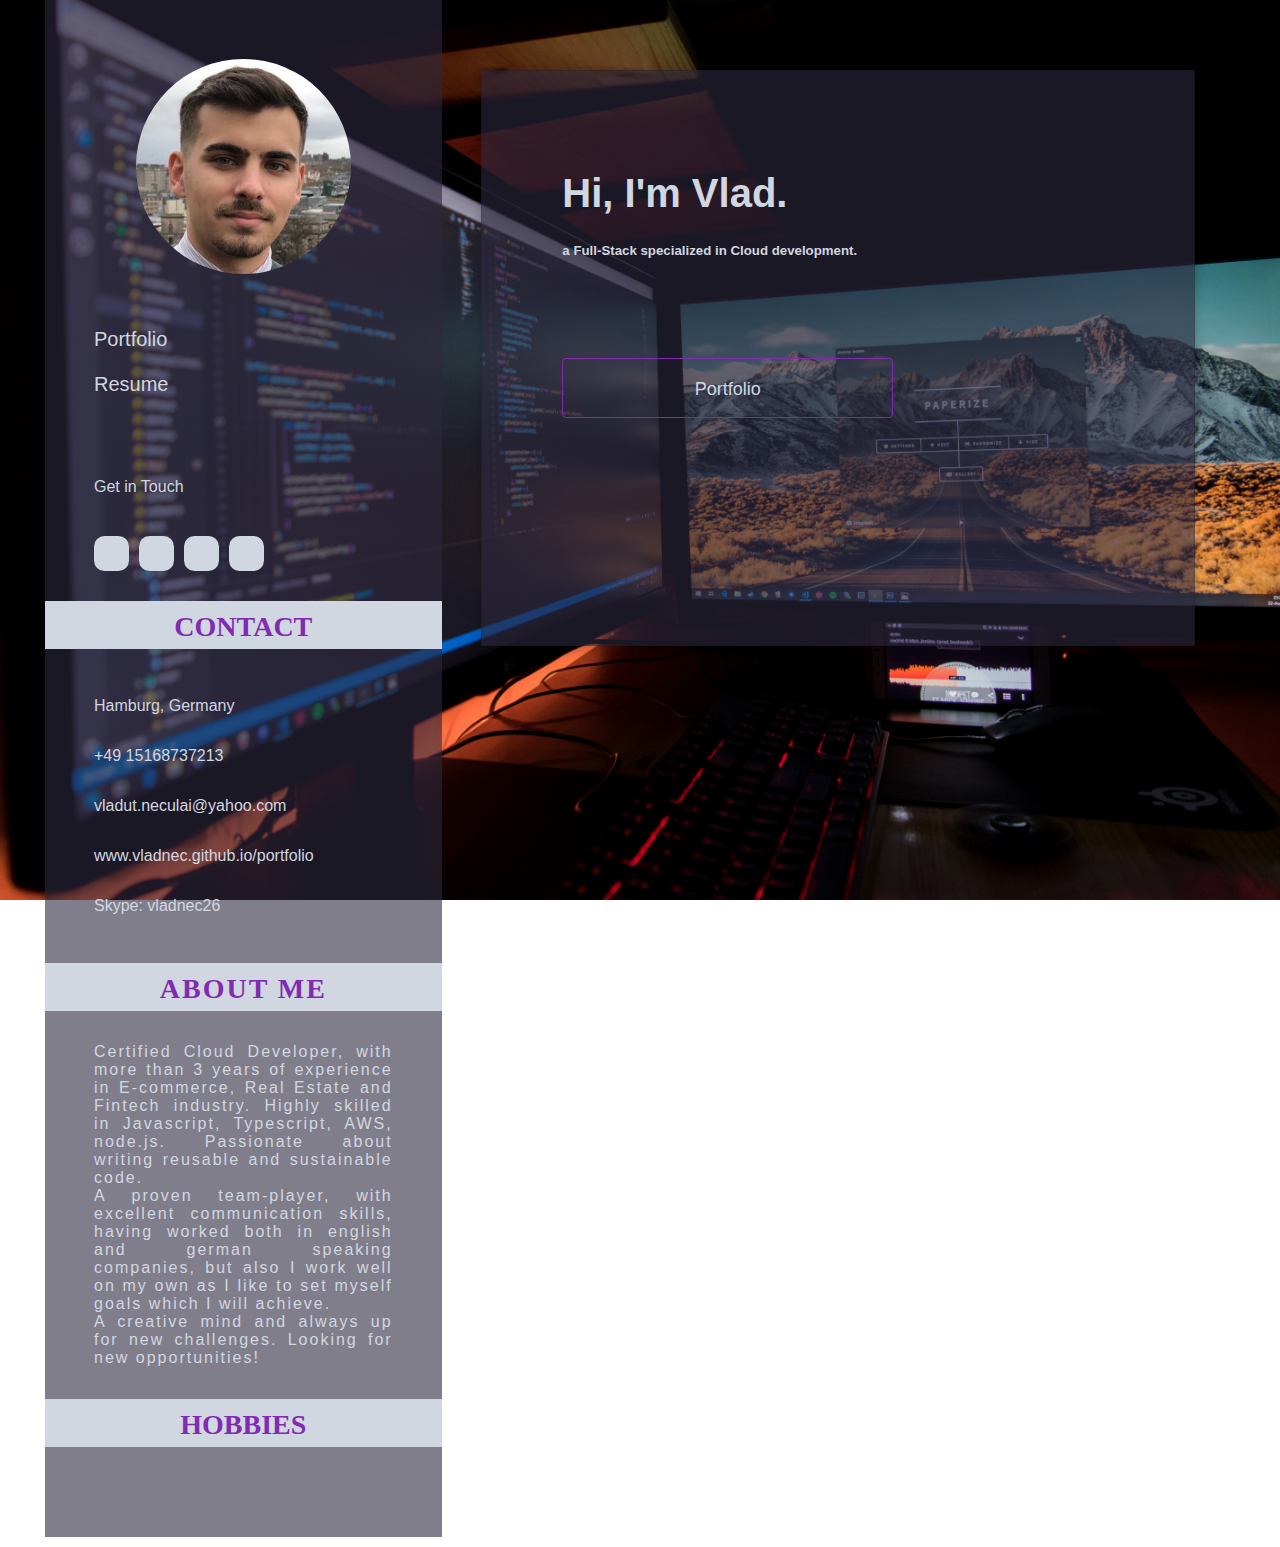
<file: index.html>
<!DOCTYPE html>
<html lang="en">
<head>
	<title>Portfolio</title>
	<meta charset="utf-8">
	<meta name="viewport" content="width=device-width, initial-scale=1">

	<!--  VENDOR  -->

	<link rel="stylesheet" href="https://use.fontawesome.com/releases/v5.6.3/css/all.css" integrity="sha384-UHRtZLI+pbxtHCWp1t77Bi1L4ZtiqrqD80Kn4Z8NTSRyMA2Fd33n5dQ8lWUE00s/" crossorigin="anonymous">
	<link href="https://fonts.googleapis.com/css?family=Roboto+Mono:300,400%7CRoboto:300,400,500" rel="stylesheet">  

	<link rel="icon" href="src/img/favicon.png"> 	                   <!--  FAVICON -->
	<link rel="stylesheet" type="text/css" href="css/style.css">   <!--  CSS     -->
</head>
<body>
		<div class="index-container">
			<div class="side avatar">
				 <a href="index.html"><img src="src/img/profile-pic.jpg" title="Vlad Neculai" alt="Avatar"/></a> 
			</div>  <!-- /avatar -->
			
			<div class="side navbar">
				<label for="toggle">&#9776;</label>
				<input type="checkbox" id="toggle"/>
				<div class="menu">
					<a href="portfolio.html" class="link">Portfolio  </a>
					<a href="resume.html"   class="link">Resume     </a>
				</div>

				<div class="paragraph">Get in Touch</div>
				<div class="media">
					<a class="media-btn" href="mailto:vladut.neculai@yahoo.com" target="_blank"><i class="fas fa-envelope"></i></a>
					<a class="media-btn" href="https://www.linkedin.com/in/vladut-neculai" target="_blank"><i class="fab fa-linkedin"></i></a>
					<a class="media-btn" href="https://github.com/vladnec" target="_blank"><i class="fab fa-github-square"></i></a>
					<a class="media-btn" href="https://www.facebook.com/vlad.neculai" target="_blank"><i class="fab fa-facebook"></i></a>
				</div>
			</div> <!-- /navbar -->
    		
    		<div class="side contact">	
				<div class="bigText">CONTACT</div>
				<div class="margin">
					<p>Hamburg, Germany</p>
					<p>+49 15168737213</p>				
					<p>vladut.neculai@yahoo.com</p>
					<p>www.vladnec.github.io/portfolio</p>
					<p>Skype: vladnec26</p>					
    			</div>
			</div>    <!-- /contact -->	
			
			<div class="side about-me"> 
				<div class="bigText">ABOUT ME</div>
				<div class="margin">
					Certified Cloud Developer, with more than 3 years of experience in E-commerce, Real Estate and Fintech industry. Highly skilled in Javascript, Typescript, AWS, node.js.
					Passionate about writing reusable and sustainable code. </br>
					A proven team-player, with excellent communication skills, having worked both in english and german speaking companies, but also I work well on my own as I like to set myself goals which I will achieve. </br>

					A creative mind and always up for new challenges.
					Looking for new opportunities!
				</div>
			</div>    <!-- /about-me -->					
			
			<div class="side hobbies">
				<div class="bigText">HOBBIES</div>
				<div id="icons">
	    			<i class="fas fa-camera-retro"></i> 	
	    			<i class="fas fa-plane-departure"></i>  
	    			<i class="fas fa-code"></i>
    			</div>	
			</div>    <!--/hobbies -->		
			


<!-- ========INDEX PAGE-->
			<div class="index">
				<div class="header-index">
					<h1>Hi, I'm Vlad.</h1>
					<h5>a Full-Stack specialized in Cloud development. </h5>
				</div>
				<div class="btn-index">
					<a class="btn-effect" href="portfolio.html">Portfolio</a>
				</div>
			</div>

	</div>
</body>
</html>
</file>
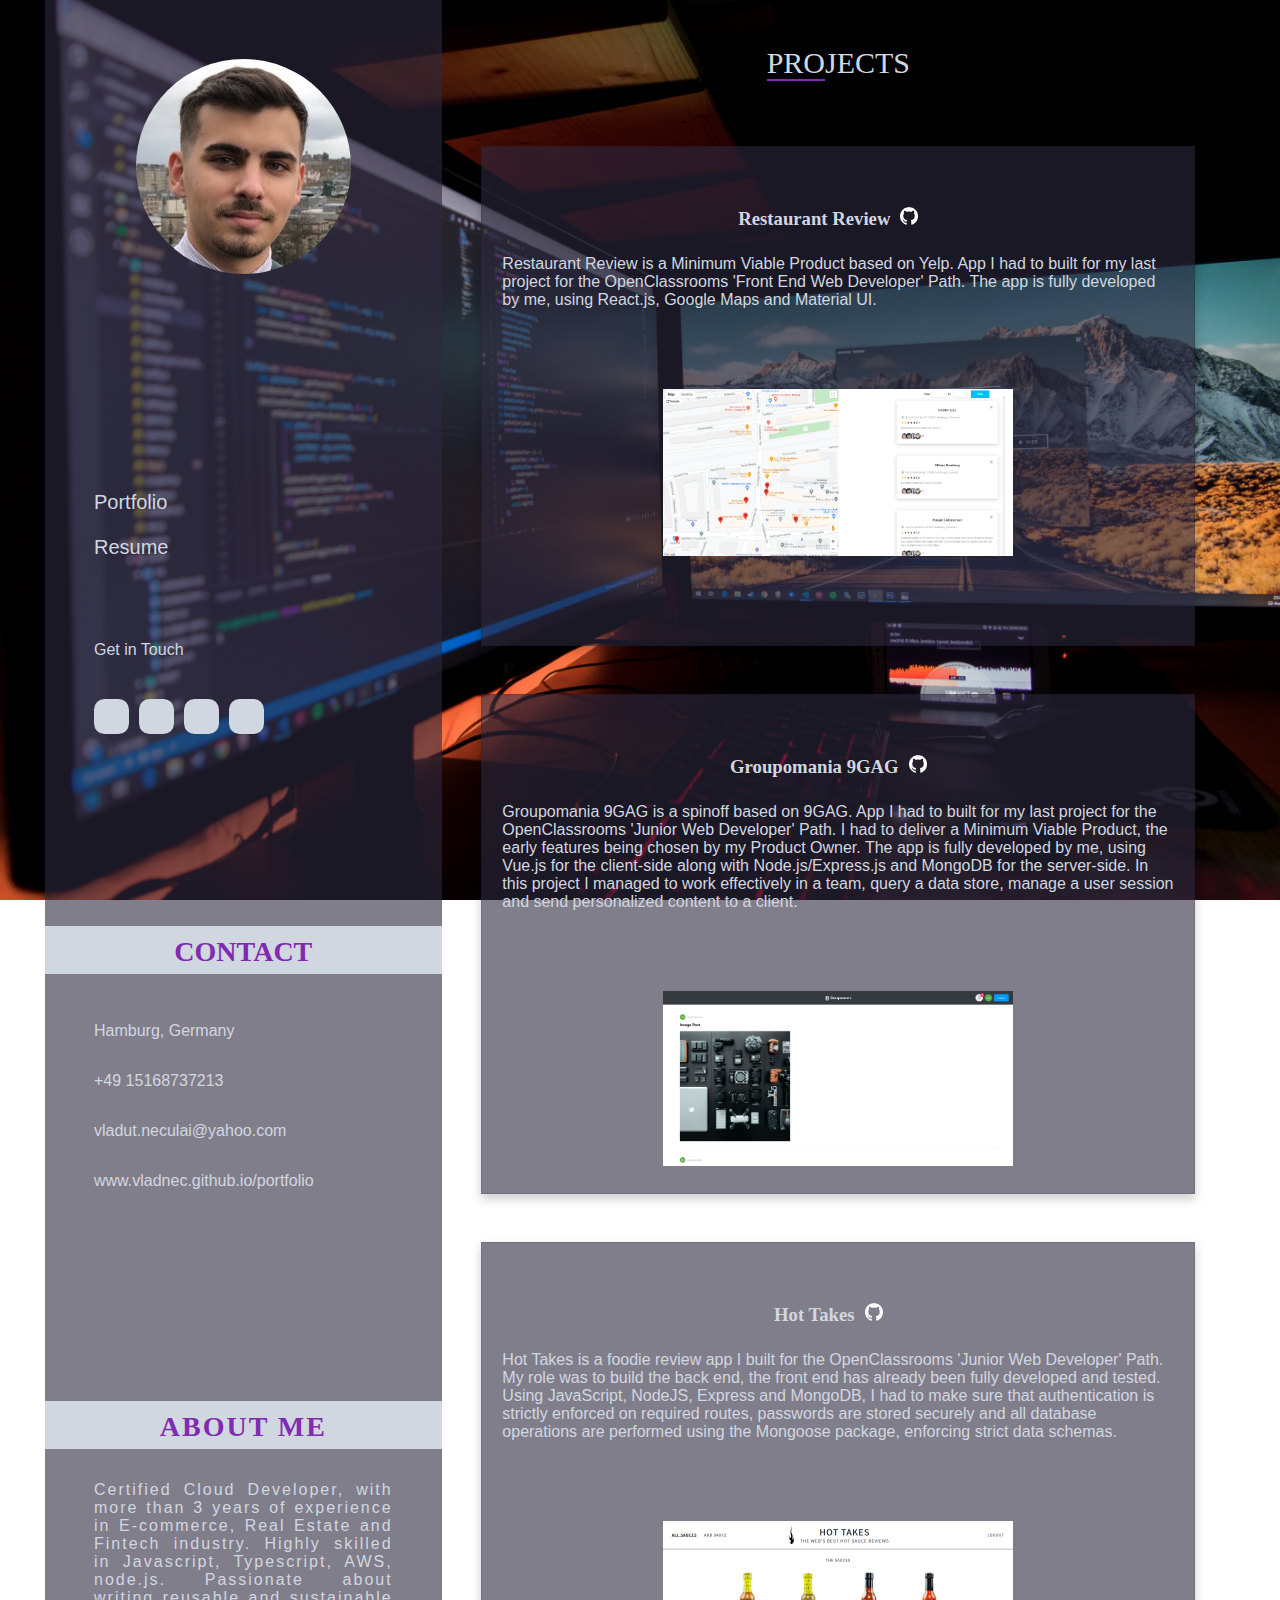
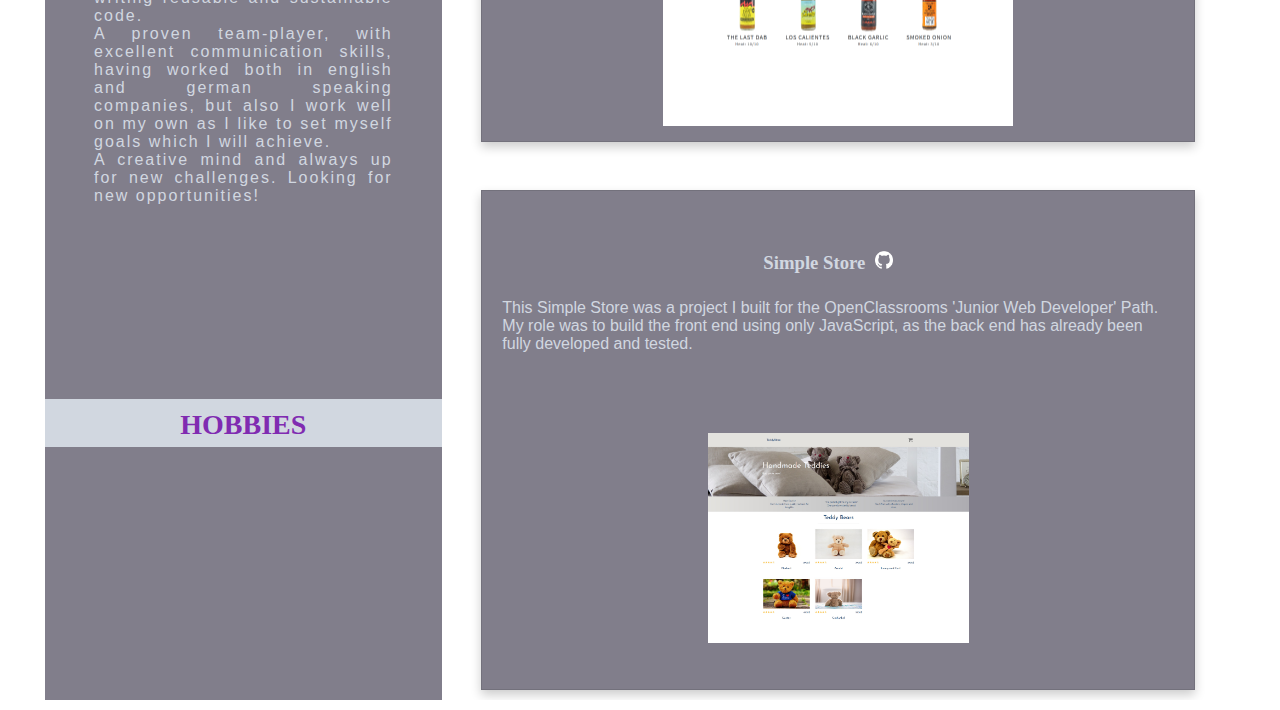
<file: portfolio.html>
<!DOCTYPE html>
<html lang="en">

<head>
	<title>Portfolio</title>
	<meta charset="utf-8">
	<meta name="viewport" content="width=device-width, initial-scale=1">

	<!--  VENDOR  -->

	<link rel="stylesheet" href="https://use.fontawesome.com/releases/v5.6.3/css/all.css"
		integrity="sha384-UHRtZLI+pbxtHCWp1t77Bi1L4ZtiqrqD80Kn4Z8NTSRyMA2Fd33n5dQ8lWUE00s/" crossorigin="anonymous">
	<link href="https://fonts.googleapis.com/css?family=Roboto+Mono:300,400%7CRoboto:300,400,500" rel="stylesheet">

	<link rel="icon" href="src/img/favicon.png"> <!--  FAVICON -->
	<link rel="stylesheet" type="text/css" href="css/style.css"> <!--  CSS     -->
</head>

<body>
	<div class="portfolio-container">
		<div class="side avatar">
			<a href="index.html"><img src="src/img/profile-pic.jpg" title="Vlad Neculai" alt="Avatar" /></a>
		</div> <!-- /avatar -->

		<div class="side navbar">
			<label for="toggle">&#9776;</label>
			<input type="checkbox" id="toggle" />
			<div class="menu">
				<a href="portfolio.html" class="link">Portfolio </a>
				<a href="resume.html" class="link">Resume </a>
			</div>

			<div class="paragraph">Get in Touch</div>
			<div class="media">
				<a class="media-btn" href="mailto:vladut.neculai@yahoo.com" target="_blank"><i class="fas fa-envelope"></i></a>
				<a class="media-btn" href="https://www.linkedin.com/in/vladut-neculai" target="_blank"><i
						class="fab fa-linkedin"></i></a>
				<a class="media-btn" href="https://github.com/vladnec" target="_blank"><i
						class="fab fa-github-square"></i></a>
				<a class="media-btn" href="https://www.facebook.com/vlad.neculai" target="_blank"><i
						class="fab fa-facebook"></i></a>
			</div>
		</div> <!-- /navbar -->

		<div class="side contact">
			<div class="bigText">CONTACT</div>
			<div class="margin">
				<p>Hamburg, Germany</p>
				<p>+49 15168737213</p>
				<p>vladut.neculai@yahoo.com</p>
				<p>www.vladnec.github.io/portfolio</p>
			</div>
		</div> <!-- /contact -->

		<div class="side about-me">
			<div class="bigText">ABOUT ME</div>
			<div class="margin">
				Certified Cloud Developer, with more than 3 years of experience in E-commerce, Real Estate and Fintech industry. Highly skilled in Javascript, Typescript, AWS, node.js.
				Passionate about writing reusable and sustainable code. </br>
				A proven team-player, with excellent communication skills, having worked both in english and german speaking companies, but also I work well on my own as I like to set myself goals which I will achieve. </br>

				A creative mind and always up for new challenges.
				Looking for new opportunities!
			</div>
		</div> <!-- /about-me -->

		<div class="side hobbies">
			<div class="bigText">HOBBIES</div>
			<div id="icons">
				<i class="fas fa-camera-retro"></i>
				<i class="fas fa-plane-departure"></i>
				<i class="fas fa-code"></i>
			</div>
		</div>
		<!--/hobbies -->



		<!-- ========PORTFOLIO -->
		<div class="portfolio">
			<div class="portfolio-title">
				<div><span class="line">PRO</span>JECTS</div>
			</div>
			<div class="project first">
				<div class="project-descr">
					<h3>Restaurant Review<a href="https://github.com/vladnec/restaurant-review"><img
								src="src/img/githubwhite.png" title="git-repo" alt="repo" /></a></h3>
					<p>Restaurant Review is a Minimum Viable Product based on Yelp. App I had to built for my last project for the
						OpenClassrooms 'Front End Web Developer' Path. The app is fully developed by me, using React.js, Google Maps and Material UI. </p>
				</div>
				<div class="project-img">
					<a href="https://github.com/vladnec/restaurant-review""><img src="src/img/restaurant-review.png"
							title="Restaurant Review" alt="Restaurant Review Thumbnail" /></a>
				</div>
			</div>
			<div class="project nextProject">
				<div class="project-descr">
					<h3>Groupomania 9GAG<a href="https://github.com/vladnec/groupomania-9gag"><img
								src="src/img/githubwhite.png" title="git-repo" alt="repo" /></a></h3>
					<p>Groupomania 9GAG is a spinoff based on 9GAG. App I had to built for my last project for the
						OpenClassrooms 'Junior Web Developer' Path. I had to deliver a Minimum Viable Product, the early
						features being chosen by my Product Owner. The app is fully developed by me, using Vue.js for
						the client-side along with Node.js/Express.js and MongoDB for the server-side. In this project I
						managed to work effectively in a team, query a data store, manage a user session and send
						personalized content to a client. </p>
				</div>
				<div class="project-img">
					<a href="https://github.com/vladnec/groupomania-9gag"><img src="src/img/groupomania-postfeed.png"
							title="Groupomania" alt="Groupomania" /></a>
				</div>
			</div>
			<div class="project nextProject">
				<div class="project-descr">
					<h3>Hot Takes<a href="https://github.com/vladnec/Foodie-Review-App"><img
								src="src/img/githubwhite.png" title="git-repo" alt="repo" /></a></h3>
					<p>Hot Takes is a foodie review app I built for the OpenClassrooms 'Junior Web Developer' Path. My
						role was to build the back end, the front end has already been fully developed and tested. Using
						JavaScript, NodeJS, Express and MongoDB, I had to make sure that authentication is strictly
						enforced on required routes, passwords are stored securely and all database operations are
						performed using the Mongoose package, enforcing strict data schemas. </p>
				</div>
				<div class="project-img">
					<a href="https://github.com/vladnec/Foodie-Review-App"><img src="src/img/HotTakes_Mainpage.png"
							title="HotTakes" alt="HotTakes" /></a>
				</div>
			</div>
			<div class="project nextProject">
				<div class="project-descr">
					<h3>Simple Store<a href="https://github.com/vladnec/OC-5thProject"><img
								src="src/img/githubwhite.png" title="git-repo" alt="repo" /></a></h3>
					<p>This Simple Store was a project I built for the OpenClassrooms 'Junior Web Developer' Path. My
						role was to build the front end using only JavaScript, as the back end has already been fully
						developed and tested. </p>
				</div>
				<div class="project-img">
					<a href="https://github.com/vladnec/OC-5thProject"><img src="src/img/simpleStore_MainPage.jpg"
							title="SimpleStore" alt="SimpleStore" /></a>
				</div>
			</div>
		</div> <!-- /portfolio -->
	</div>
</body>

</html>
</file>
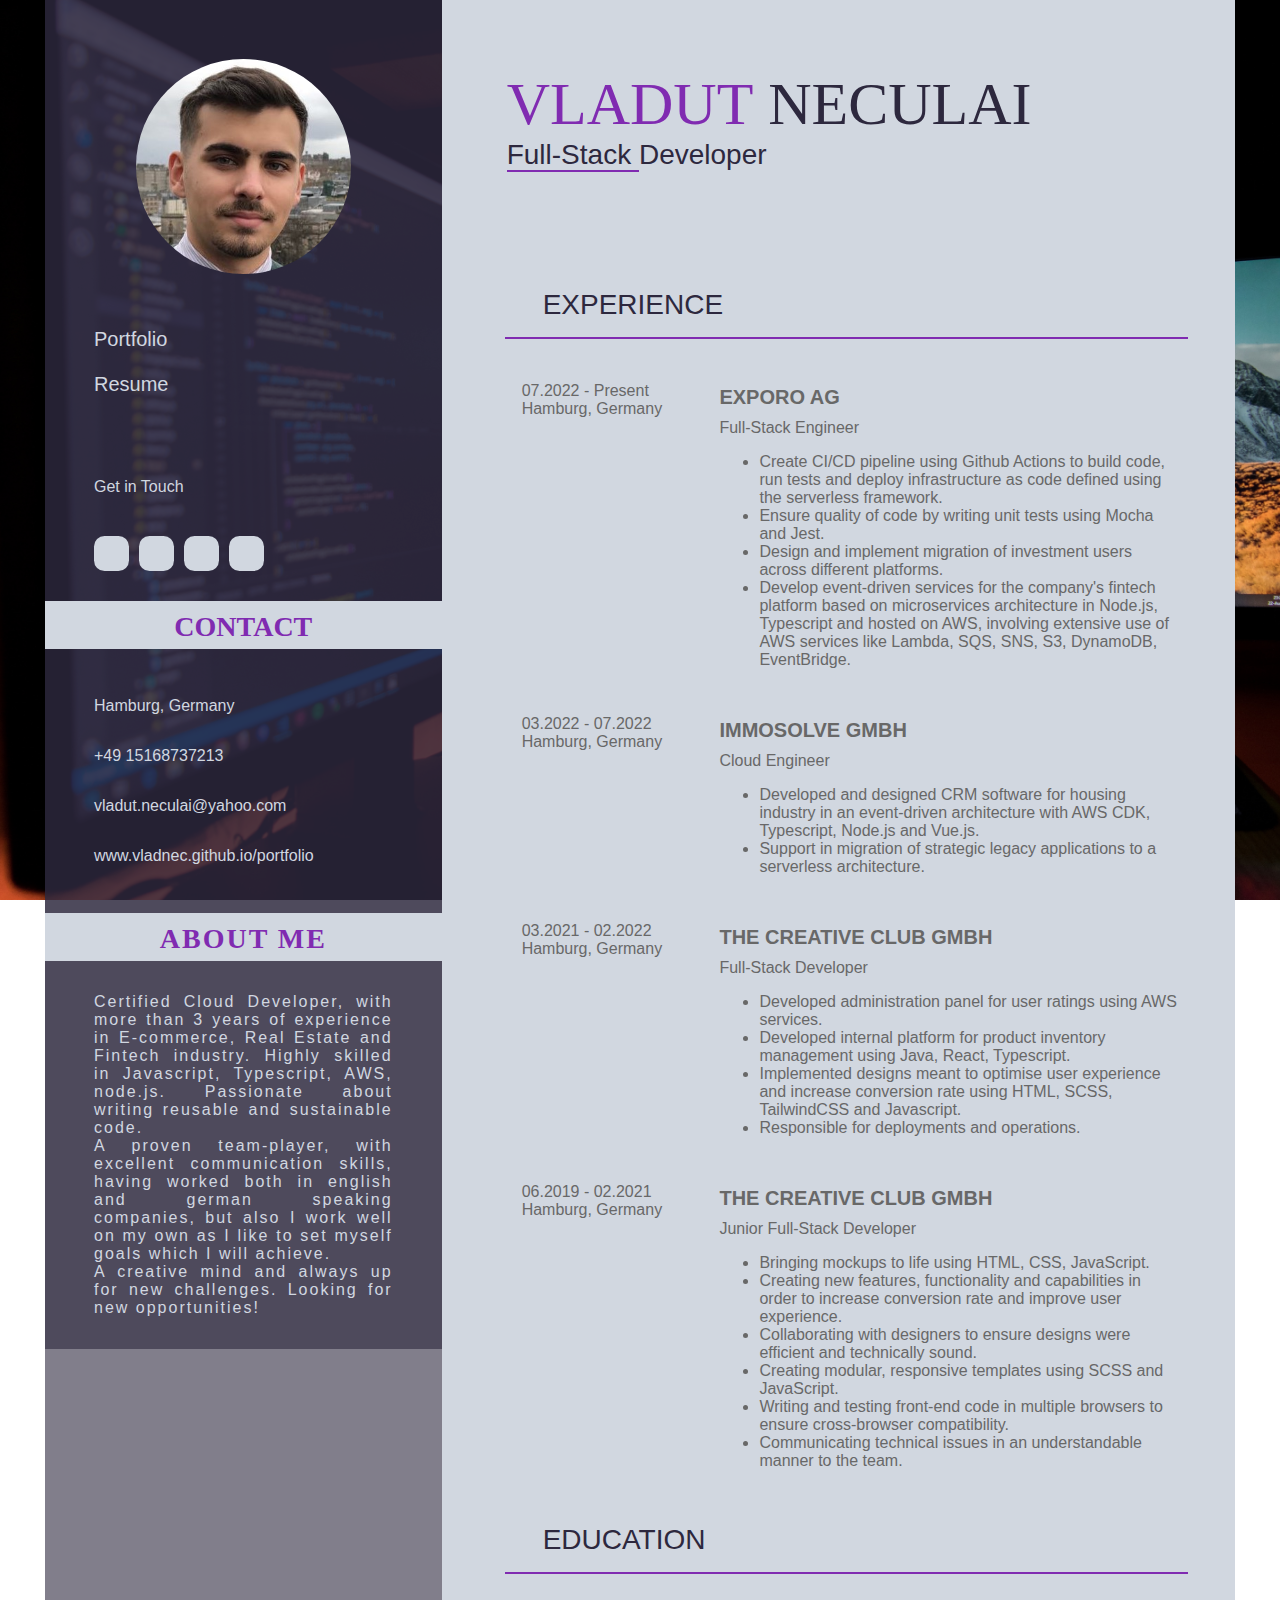
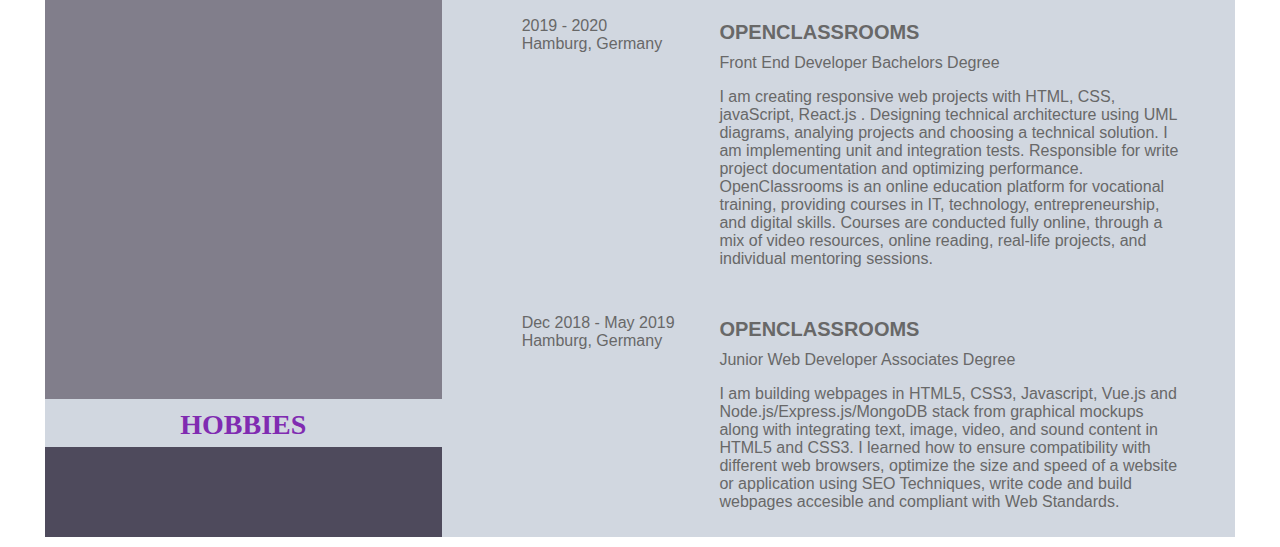
<file: resume.html>
<!DOCTYPE html>
<html lang="en">
<head>
	<title>Resume Vlad Neculai</title>
	<meta charset="utf-8">
	<meta name="viewport" content="width=device-width, initial-scale=1">

	<!--  VENDOR  -->

	<link rel="stylesheet" href="https://use.fontawesome.com/releases/v5.6.3/css/all.css" integrity="sha384-UHRtZLI+pbxtHCWp1t77Bi1L4ZtiqrqD80Kn4Z8NTSRyMA2Fd33n5dQ8lWUE00s/" crossorigin="anonymous">
	<link href="https://fonts.googleapis.com/css?family=Roboto+Mono:300,400%7CRoboto:300,400,500" rel="stylesheet">  

	<link rel="icon" href="src/img/favicon.png"> 	                   <!--  FAVICON -->
	<link rel="stylesheet" type="text/css" href="css/style.css">   <!--  CSS     -->
</head>
<body>
		<div class="resume-container">
			<div class="side avatar">
				 <a href="index.html"><img src="src/img/profile-pic.jpg" title="Vlad Neculai" alt="Avatar"/></a> 
			</div>  <!-- /avatar -->
			
			<div class="side navbar">
				<label for="toggle">&#9776;</label>
				<input type="checkbox" id="toggle"/>
				<div class="menu">
					<a href="portfolio.html" class="link">Portfolio  </a>
					<a href="resume.html"  class="link">Resume         </a>
				</div>

				<div class="paragraph">Get in Touch</div>
				<div class="media">
					<a class="media-btn" href="mailto:vladut.neculai@yahoo.com" target="_blank"><i class="fas fa-envelope"></i></a>
					<a class="media-btn" href="https://www.linkedin.com/in/vladut-neculai" target="_blank"><i class="fab fa-linkedin"></i></a>
					<a class="media-btn" href="https://github.com/vladnec" target="_blank"><i class="fab fa-github-square"></i></a>
					<a class="media-btn" href="https://www.facebook.com/vlad.neculai" target="_blank"><i class="fab fa-facebook"></i></a>
				</div>
			</div> <!-- /navbar -->
    		
    		<div class="side contact">	
				<div class="bigText">CONTACT</div>
				<div class="margin">
					<p>Hamburg, Germany</p>
					<p>+49 15168737213</p>				
					<p>vladut.neculai@yahoo.com</p>
					<p>www.vladnec.github.io/portfolio</p>
    			</div>
			</div>    <!-- /contact -->	
			
			<div class="side about-me"> 
				<div class="bigText">ABOUT ME</div>
				<div class="margin">
					Certified Cloud Developer, with more than 3 years of experience in E-commerce, Real Estate and Fintech industry. Highly skilled in Javascript, Typescript, AWS, node.js.
					Passionate about writing reusable and sustainable code. </br>
					A proven team-player, with excellent communication skills, having worked both in english and german speaking companies, but also I work well on my own as I like to set myself goals which I will achieve. </br>

					A creative mind and always up for new challenges.
					Looking for new opportunities!
				</div>
			</div>    <!-- /about-me -->					
			<div class="side hobbies">
				<div class="bigText">HOBBIES</div>
				<div id="icons">
	    			<i class="fas fa-camera-retro"></i> 	
	    			<i class="fas fa-plane-departure"></i>  
	    			<i class="fas fa-code"></i>
    			</div>	
			</div>    <!--hobbies -->		
			
			<div class="resume-main">
				<div class="main title">
					<div id="bigTitle"><span class="specialTitle">VLADUT</span> NECULAI</div>
					<div id="smallTitle"><span class="line">Full-Stack </span> Developer</div>
				</div>    <!-- /title -->
				
				<div class="main experience">
					<h3><i class="fas fa-university bigIcon"></i>EXPERIENCE</h3>
					<hr class="line">
					<div class="row">
						<div class="col-sm">
							<i class="far fa-dot-circle"></i>
							<ul class="year">
								<li>07.2022 - Present</li>
								<li>Hamburg, Germany</li>
							</ul>
						</div>
						<div class="col-lg">
							<h5>Exporo AG</h5>
							<p>Full-Stack Engineer</p>
							<ul>
								<li>Create CI/CD pipeline using Github Actions to build code, run tests and deploy infrastructure as code defined using the serverless framework.</li>
								<li>Ensure quality of code by writing unit tests using Mocha and Jest.</li>
								<li>Design and implement migration of investment users across different platforms.</li>
								<li>Develop event-driven services for the company's fintech platform based on microservices architecture in Node.js, Typescript and hosted on AWS, involving extensive use of AWS services like Lambda, SQS, SNS, S3, DynamoDB, EventBridge.</li>
							</ul>
						</div>

					</div>
					<div class="row">
						<div class="col-sm">
							<i class="far fa-dot-circle"></i>
							<ul class="year">
								<li>03.2022 - 07.2022</li>
								<li>Hamburg, Germany</li>
							</ul>
						</div>
						<div class="col-lg">
							<h5>Immosolve GmbH</h5>
							<p>Cloud Engineer</p>
							<ul>
								<li>Developed and designed CRM software for housing industry in an event-driven architecture with AWS CDK, Typescript, Node.js and Vue.js.</li>
								<li>Support in migration of strategic legacy applications to a serverless architecture.</li>
							</ul>
						</div>

					</div>
					<div class="row">
						<div class="col-sm">
						<i class="far fa-dot-circle"></i>
						<ul class="year">
							<li>03.2021 - 02.2022</li>
							<li>Hamburg, Germany</li>
						</ul>
					</div>
					<div class="col-lg">
						<h5>The Creative Club GmbH</h5>
						<p>Full-Stack Developer</p>
						<ul>
							<li>Developed administration panel for user ratings using AWS services.</li>
							<li>Developed internal platform for product inventory management using Java, React, Typescript.</li>
							<li>Implemented designs meant to optimise user experience and increase conversion rate using HTML, SCSS, TailwindCSS and Javascript.</li>
							<li>Responsible for deployments and operations.</li>
						</ul>
					</div>

				</div>
					<div class="row">
						<div class="col-sm">
							<i class="far fa-dot-circle"></i>
							<ul class="year">
								<li>06.2019 - 02.2021</li>
								<li>Hamburg, Germany</li>
							</ul>
						</div>
						<div class="col-lg">
							<h5>The Creative Club GmbH</h5>
							<p>Junior Full-Stack Developer</p>
							<ul>
								<li>Bringing mockups to life using HTML, CSS, JavaScript.</li>
								<li>Creating new features, functionality and capabilities in order to increase conversion rate and improve user experience.</li>
								<li>Collaborating with designers to ensure designs were efficient and technically sound.
								<li>Creating modular, responsive templates using SCSS and JavaScript.</li>
								<li>Writing and testing front-end code in multiple browsers to ensure cross-browser compatibility.</li>
								<li>Communicating technical issues in an understandable manner to the team.</li>
							</ul>
						</div>

					</div>    <!-- /experience -->
				<div class="main education">
					<h3><i class="fas fa-user-graduate bigIcon"></i>EDUCATION</h3>
					<hr class="line">
					<div class="row">						
						<div class="col-sm past">
							<i class="fas fa-circle"></i>
							<ul class="year">
								<li>2019 - 2020</li>
								<li>Hamburg, Germany</li>
							</ul>
						</div>
						<div class="col-lg">
							<h5>OPENCLASSROOMS</h5>
							<p>Front End Developer Bachelors Degree</p>
							<p>I am creating responsive web projects with HTML, CSS, javaScript, React.js . Designing technical architecture using UML diagrams, analying projects and choosing a technical solution. I am implementing unit and integration tests. Responsible for write project documentation and optimizing performance.
								OpenClassrooms is an online education platform for vocational training, providing courses in IT, technology, entrepreneurship, and digital skills. Courses are conducted fully online, through a mix of video resources, online reading, real-life projects, and individual mentoring sessions. </p>
						</div>
					</div> <!-- /row -->
					<div class="row">
						<div class="col-sm">
							<i class="far fa-dot-circle"></i>
							<ul class="year">
								<li>Dec 2018 - May 2019</li>
								<li>Hamburg, Germany</li>
							</ul>
						</div>
						<div class="col-lg">
							<h5>OPENCLASSROOMS</h5>
							<p>Junior Web Developer Associates Degree</p>
							<p>I am building webpages in HTML5, CSS3, Javascript, Vue.js and Node.js/Express.js/MongoDB stack from graphical mockups along with integrating text, image, video, and sound content in HTML5 and CSS3. I learned how to ensure compatibility with different web browsers, optimize the size and speed of a website or application using SEO Techniques, write code and build webpages accesible and compliant with Web Standards.</p>
						</div>
					</div>  <!-- /row -->

				</div>

			</div>
		
	</div>
</body>
</html>
</file>
<file: css/style.css>
* {
  box-sizing: border-box; }

html {
  background: url(../src/img/cover.jpg) no-repeat center center fixed;
  -webkit-background-size: cover;
  -moz-background-size: cover;
  -o-background-size: cover;
  background-size: cover; }

body {
  margin: 0;
  padding: 0; }

.side, .education, .row, .row-m, .index-container, .index, .index .header-index {
  font-family: Lusitana, sans-serif;
  font-size: 16px; }

.contact .margin, .title {
  display: flex;
  flex-direction: column; }

.write-me, .portfolio .project, .index {
  background-color: rgba(45, 40, 62, 0.6);
  animation: fadeIn 1s linear;
  box-shadow: 0 5px 10px rgba(0, 0, 0, 0.2);
  border: 1px solid rgba(0, 0, 0, 0.1);
  overflow: hidden; }

.resume-container, .contact-container, .portfolio-container, .index-container {
  max-width: 1190px;
  margin: -10px auto;
  display: grid;
  grid-template-columns: 1fr 2fr; }

.resume-container {
  grid-template-areas: "avatar resume-main" "navbar resume-main" "contact resume-main" "about-me resume-main" ". resume-main" "hobbies resume-main";
  background-color: rgba(45, 40, 62, 0.6); }

.margin {
  margin: 32px 49px;
  text-align: justify; }

/* ===sidebar */
.side {
  background-color: rgba(45, 40, 62, 0.6);
  color: #d1d7e0;
  font-weight: 400; }

.avatar {
  grid-area: avatar;
  display: flex;
  justify-content: center; }
  .avatar img {
    border-radius: 50%;
    margin-top: 69px;
    height: 215px;
    width: 215px; }

/* ===navbar */
.navbar label {
  font-size: 26px;
  line-height: 70px;
  display: none; }
.navbar .menu {
  margin-top: 30px;
  margin-left: 49px;
  display: inline-block; }
  .navbar .menu a {
    font-size: 20px;
    margin-top: 20px;
    text-decoration: none;
    display: block;
    color: #d1d7e0; }
  .navbar .menu .link::after {
    content: '';
    display: block;
    width: 0;
    height: 2px;
    background: #d1d7e0;
    transition: width 0.3s; }
  .navbar .menu .link:hover::after {
    width: 100%;
    transition: width .3s; }
.navbar #toggle {
  display: none; }
.navbar .paragraph {
  margin-left: 49px;
  margin-top: 80px; }

/*====social icons*/
.media {
  display: flex;
  text-align: center;
  margin: 40px 0 30px 39px; }

.media-btn {
  text-decoration: none;
  display: inline-block;
  width: 35px;
  height: 35px;
  background: #d1d7e0;
  margin-left: 10px;
  border-radius: 30%;
  color: #802bb1;
  overflow: hidden;
  position: relative; }

.media-btn i {
  line-height: 35px;
  font-size: 12px;
  transition: 0.2s linear; }

.media-btn:hover i {
  transform: scale(1.3);
  color: #d1d7e0; }

.media-btn::before {
  content: "";
  position: absolute;
  width: 120%;
  height: 120%;
  background: #802bb1;
  transform: rotate(45deg);
  left: -110%;
  top: 90%; }

.media-btn:hover::before {
  animation: pop 0.7s 1;
  top: -10%;
  left: -10%; }

/*  ===contact  */
.contact {
  grid-area: contact; }
  .contact .margin {
    justify-content: center; }

.bigText {
  color: #802bb1;
  font-family: Raleway, serif;
  background-color: #d1d7e0;
  margin-top: 0;
  font-size: 28px;
  font-weight: 600;
  text-align: center;
  height: 48px;
  padding-top: 10px; }

.about-me {
  grid-area: about-me;
  letter-spacing: 2px; }

.hobbies {
  grid-area: hobbies; }
  .hobbies #icons {
    display: flex;
    justify-content: center;
    align-items: center;
    font-size: 30px; }
    .hobbies #icons i {
      margin-top: 30px;
      padding: 30px; }

/* == RESUME SECTION == */
.resume-main {
  grid-area: resume-main;
  display: grid;
  grid-template-areas: "title" "education" "experience" "references";
  animation: fadeIn 1s linear; }

.main {
  background-color: #d1d7e0; }
  .main h3 {
    font-family: Lusitana, sans-serif;
    color: #2d283e;
    font-size: 28px;
    font-weight: 500;
    margin-bottom: -9px; }
  .main .bigIcon {
    color: #802bb1;
    font-size: 39px;
    margin: 0 36px 0 65px; }
  .main hr {
    margin: 23px 47px 23px 63px;
    display: block;
    height: 1px;
    border: 0;
    border-top: 2px solid #802bb1;
    padding: 0; }

.title {
  grid-area: title;
  justify-content: center;
  padding-top: 80px;
  padding-bottom: 80px; }
  .title #bigTitle {
    font-family: Raleway, serif;
    font-size: 60px;
    font-weight: 400;
    color: #2d283e;
    margin-left: 65px; }
    .title #bigTitle .specialTitle {
      font-weight: 500;
      color: #802bb1; }
  .title #smallTitle {
    font-size: 28px;
    font-weight: 700;
    color: #2d283e;
    font-family: Lusitana, sans-serif;
    font-weight: 400;
    margin-left: 65px; }

.line {
  border-bottom: 2px solid #802bb1; }

.education {
  grid-area: education; }

.experience {
  grid-area: experience; }

.references {
  grid-area: references;
  padding-bottom: 10px; }

.row {
  display: grid;
  grid-template-columns: 1fr 2fr;
  grid-template-areas: "col-sm col-lg";
  grid-column-gap: 20px;
  color: #2d283e;
  margin-bottom: 10px; }
  .row .col-sm {
    display: flex;
    align-items: baseline;
    margin-top: 4px;
    color: #686868; }
    .row .col-sm ul {
      list-style-type: none;
      padding-left: 17px; }
    .row .col-sm .fa-dot-circle {
      color: #802bb1;
      font-size: 16px;
      margin-left: 63px; }
    .row .col-sm .fa-circle {
      color: #802bb1;
      font-size: 10px;
      margin-left: 63px; }
  .row .col-lg {
    margin: 0 35px 0 0;
    color: #686868;
    padding-right: 19px; }
    .row .col-lg p {
      margin-top: 10px; }
    .row .col-lg h5 {
      font-weight: bold;
      text-transform: uppercase;
      font-size: 20px;
      margin-top: 24px;
      margin-bottom: 0px;
      padding-bottom: 0px; }

.row-m {
  display: grid;
  grid-template-columns: 330px 330px;
  grid-column-gap: 36px; }
  .row-m .col-m {
    margin: 11px 0 0 25px;
    color: #686868;
    text-align: left; }
    .row-m .col-m ul {
      list-style: none;
      margin: 0;
      text-align: justify;
      line-height: 1.5; }

/* ====Contact Section  */
.contact-container {
  grid-template-areas: "avatar write-me" "navbar write-me" "contact write-me" "about-me write-me" "hobbies write-me"; }

.write-me {
  margin: 69px auto;
  width: 60%;
  grid-area: write-me;
  padding: 40px;
  height: 560px; }
  .write-me p {
    width: 100%;
    text-align: center;
    padding: 0;
    color: #802bb1; }
  .write-me input {
    color: #d1d7e0;
    padding: 10px 0;
    margin-bottom: 30px;
    background: rgba(0, 0, 0, 0); }
  .write-me textarea {
    color: #d1d7e0;
    height: 120px;
    padding: 10px 0;
    margin-bottom: 40px;
    background: rgba(0, 0, 0, 0);
    resize: none; }
  .write-me input, .write-me textarea {
    width: 100%;
    box-shadow: none;
    outline: none;
    border: none;
    border-bottom: 2px solid #999; }
  .write-me form div {
    position: relative; }
    .write-me form div label {
      position: absolute;
      top: 10px;
      left: 0;
      color: #d1d7e0;
      transition: .5s;
      pointer-events: none; }

.write-me input:focus ~ label,
.write-me textarea:focus ~ label,
.write-me input:valid ~ label,
.write-me textarea:valid ~ label {
  top: -12px;
  left: 0;
  color: #802bb1;
  font-size: 12px;
  font-weight: bold; }

.write-me input:focus,
.write-me textarea:focus,
.write-me input:valid,
.write-me textarea:valid {
  border-bottom: 2px solid #802bb1; }

.btn-effect {
  position: relative;
  background: rgba(0, 0, 0, 0);
  color: #d1d7e0;
  width: 100%;
  height: 60px;
  border: 1px solid #802bb1;
  font-size: 18px;
  border-radius: 4px;
  transition: .6s;
  margin-top: -8px;
  overflow: hidden; }

.btn-effect:focus {
  outline: none; }

.btn-effect::before {
  content: '';
  display: block;
  position: absolute;
  background: rgba(255, 255, 255, 0.5);
  width: 80px;
  height: 100%;
  left: 0;
  top: 0;
  opacity: .5;
  filter: blur(30px);
  transform: translateX(-130px) skewX(-15deg); }

.btn-effect::after {
  content: '';
  display: block;
  position: absolute;
  background: rgba(255, 255, 255, 0.2);
  width: 30px;
  height: 100%;
  left: 30px;
  top: 0;
  opacity: 0;
  filter: blur(30px);
  transform: translate(-100px) scaleX(-15); }

.btn-effect:hover {
  background: #802bb1;
  cursor: pointer; }

.btn-effect:hover:before {
  transform: translateX(300px) skewX(-15deg);
  opacity: .6;
  transition: .7s; }

.btn-effect:hover:after {
  transform: translateX(300px) skewX(-15deg);
  opacity: 1;
  transition: .7s; }

/* ==== Portfolio Page */
.portfolio-container {
  grid-template-areas: "avatar portfolio" "navbar portfolio" "contact portfolio" "about-me portfolio" "hobbies portfolio"; }

.portfolio {
  grid-area: portfolio;
  color: #d1d7e0; }
  .portfolio .portfolio-title {
    text-align: center;
    font-size: 30px;
    margin: 56px auto; }
  .portfolio .first {
    margin: 66px auto 10px auto; }
  .portfolio .nextProject {
    margin: 48px auto 10px; }
  .portfolio .project {
    padding: 20px;
    width: 90%;
    height: 500px; }
    .portfolio .project .project-descr h3 {
      text-align: center;
      margin: 40px 20px 25px 0; }
      .portfolio .project .project-descr h3 a img {
        margin-left: 10px;
        color: #000;
        width: 18px;
        height: 18px; }
    .portfolio .project .project-descr p {
      color: #d1d7e0;
      font-family:Lusitana, sans-serif; }
    .portfolio .project .project-img {
      width: 350px;
      margin: 40px auto;
      height: 250px;
      text-align: center;
      overflow: hidden; }
      .portfolio .project .project-img img {
        margin-top: 40px;
        max-width: 100%;
        max-height: 100%;
        transition: 0.75s; }
      .portfolio .project .project-img :hover img {
        transform: scale(1.2); }

/*=====Index Page */
.index-container {
  grid-template-areas: "avatar index" "navbar index" "contact index" "about-me index" "hobbies index"; }

.index {
  grid-area: index;
  width: 90%;
  height: 576px;
  margin: 80px auto; }
  .index .header-index {
    margin: 100px 30px 80px 80px;
    color: #d1d7e0; }
    .index .header-index h1 {
      font-size: 40px; }
    .index .header-index h4 {
      font-size: 25px; }
  .index .btn-index {
    margin: 100px 30px 80px 80px;
    animation: fadeIn 1s linear; }
    .index .btn-index a {
      text-decoration: none;
      text-align: center;
      display: block;
      background: rgba(0, 0, 0, 0);
      color: #d1d7e0;
      padding: 20px;
      width: 55%;
      height: 60px;
      margin: 40px 0 10px 0;
      border: 1px solid #802bb1;
      font-size: 18px;
      border-radius: 4px;
      transition: .6s;
      overflow: hidden; }
    .index .btn-index a:hover {
      background: #802bb1;
      cursor: pointer; }

@media only screen and (max-width: 800px) {
  .portfolio-container,
  .index-container,
  .resume-container,
  .contact-container {
    display: flex;
    flex-direction: column; }

  /*== index page*/
  .index-container .index .btn-index a {
    width: 80%;
    border-radius: 4px;
    font-size: 1em;
    font-family: Lusitana, sans-serif; }

  /*= contact page*/
  .contact-container .write-me {
    margin: 0;
    width: 100%; }
    .contact-container .write-me form div input,
    .contact-container .write-me form div textarea {
      width: 100%; }
    .contact-container .write-me .btn-effect {
      width: 100%; }

  /*resume page*/
  .main h3 {
    font-size: 20px; }
    .main h3 .bigIcon {
      font-size: 20px; }

  .navbar label {
    text-align-last: right;
    padding-right: 10px;
    display: block;
    cursor: pointer; }
  .navbar .paragraph {
    display: none; }
  .navbar .menu {
    text-align: left;
    display: none; }
    .navbar .menu a {
      display: block;
      margin: 20px 13px; }
  .navbar .media {
    position: absolute;
    top: -25px;
    left: 14px; }

  #toggle:checked + .menu {
    display: inline-block; }

  .avatar,
  .hobbies,
  .about-me,
  .references {
    display: none; }

  .portfolio-container .portfolio .portfolio-title {
    background-color: #d1d7e0;
    font-weight: 600;
    text-transform: uppercase;
    color: #ccc;
    font-size: 28px;
    height: 48px;
    padding-top: 10px;
    width: 100%;
    color: #802bb1;
    margin: 0; }
  .portfolio-container .portfolio .line {
    border-bottom: none; }
  .portfolio-container .project {
    margin-top: 0; } }
@media only screen and (max-width: 900px) {
  #bigTitle
  , #smallTitle {
    text-align: justify; }

  .bigText {
    width: 100%; } }
@media only screen and (max-width: 1040px) {
  .resume-container {
    grid-template-rows: auto;
    grid-template-columns: 1fr 3fr; }

  .row {
    display: grid;
    grid-template-columns: 1fr;
    grid-template-areas: "col-sm" "col-lg"; }
    .row .col-lg {
      margin-left: 96px; }
      .row .col-lg h5 {
        font-size: 16px; }
    .row .past {
      margin-left: 6px; }

  .margin {
    display: flex;
    align-items: center;
    justify-content: center; }

  .avatar img {
    height: 180px;
    width: 180px;
    justify-content: center;
    border: 3px solid #802bb1;
    margin-bottom: 10px; }

  .resume-main .title #bigTitle {
    font-size: 35px; }
  .resume-main .title #smallTitle {
    font-size: 15px; }

  .row-m {
    display: flex;
    flex-direction: column; }

  .references {
    padding-bottom: 15px; }

  /* project page*/
  .portfolio .project {
    height: 475px; }

  /*index page*/ }
/* KEYFRAMES */
@keyframes pop {
  0% {
    left: -110%;
    top: 90%; }
  50% {
    left: 10%;
    top: -30%; }
  100% {
    left: -10%;
    top: -10%; } }
@keyframes fadeIn {
  0% {
    opacity: 0; }
  100% {
    opacity: 1; } }

/*# sourceMappingURL=style.css.map */
</file>
